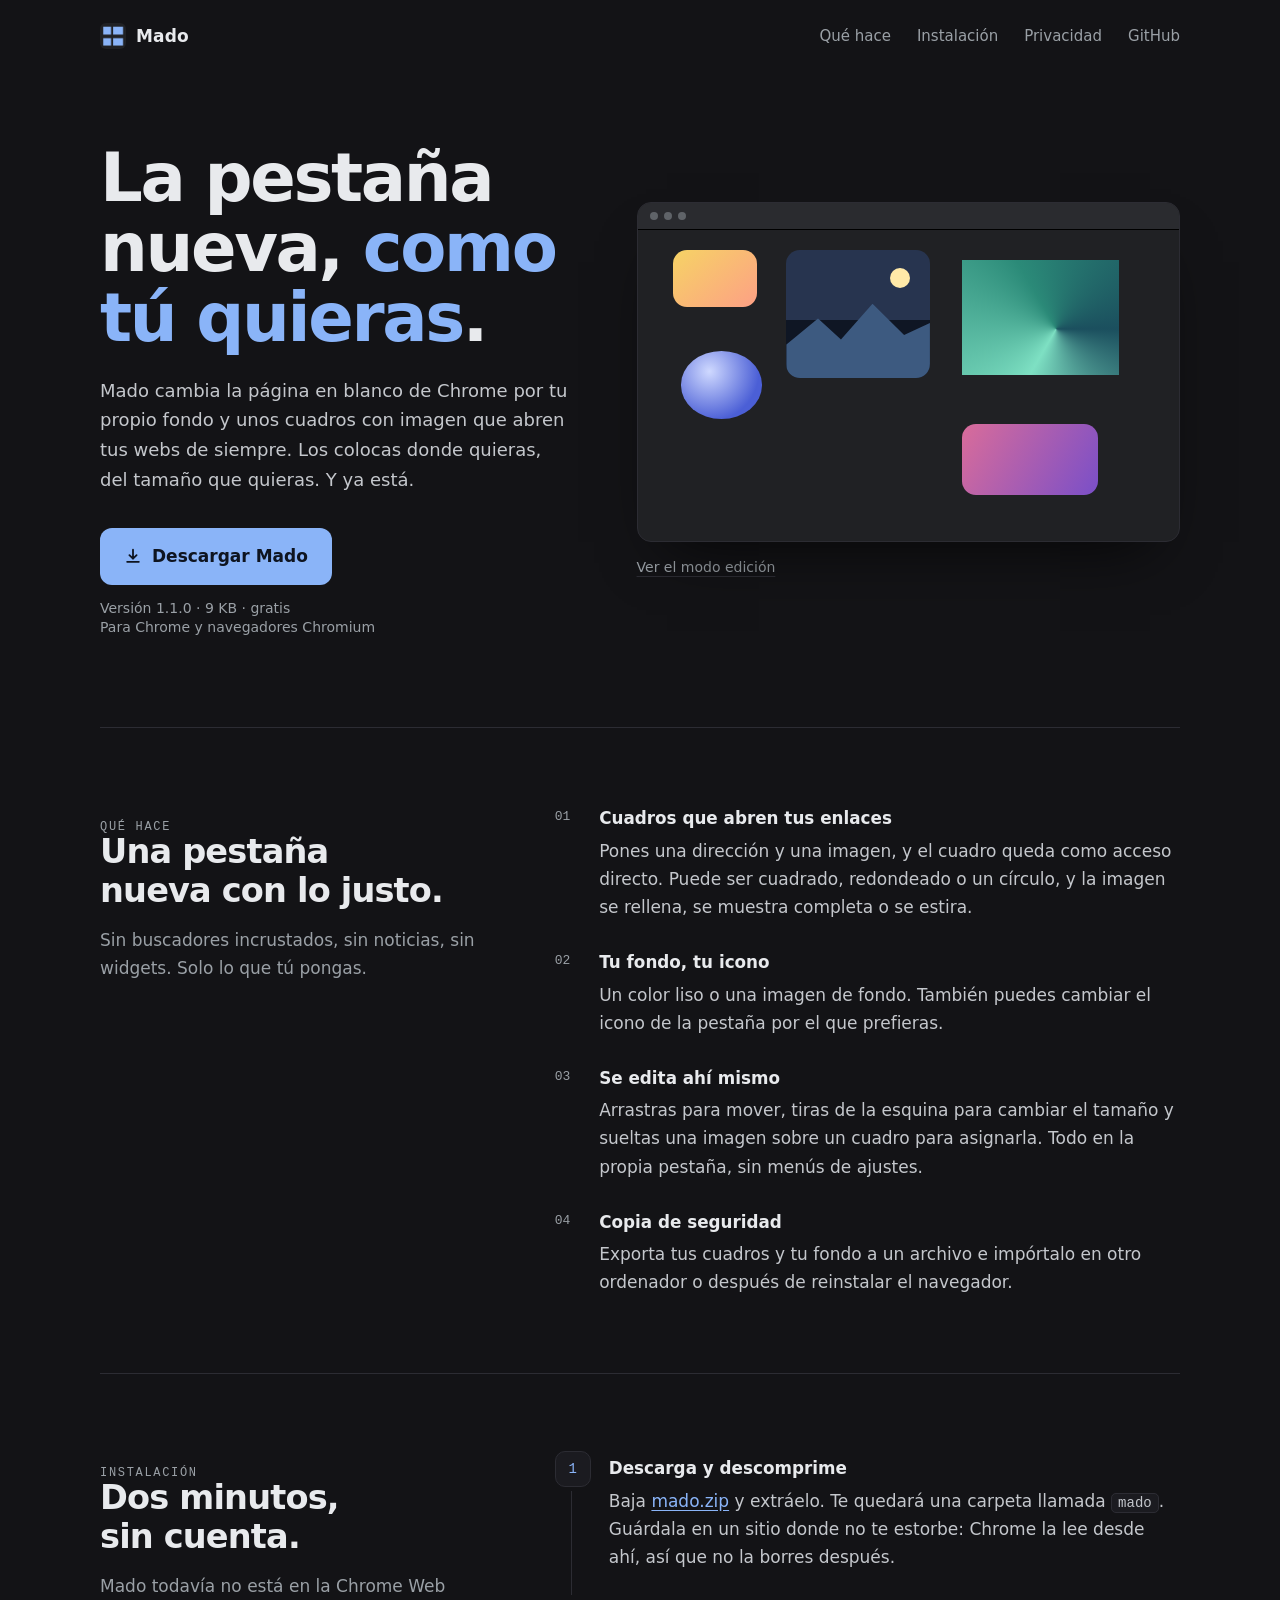
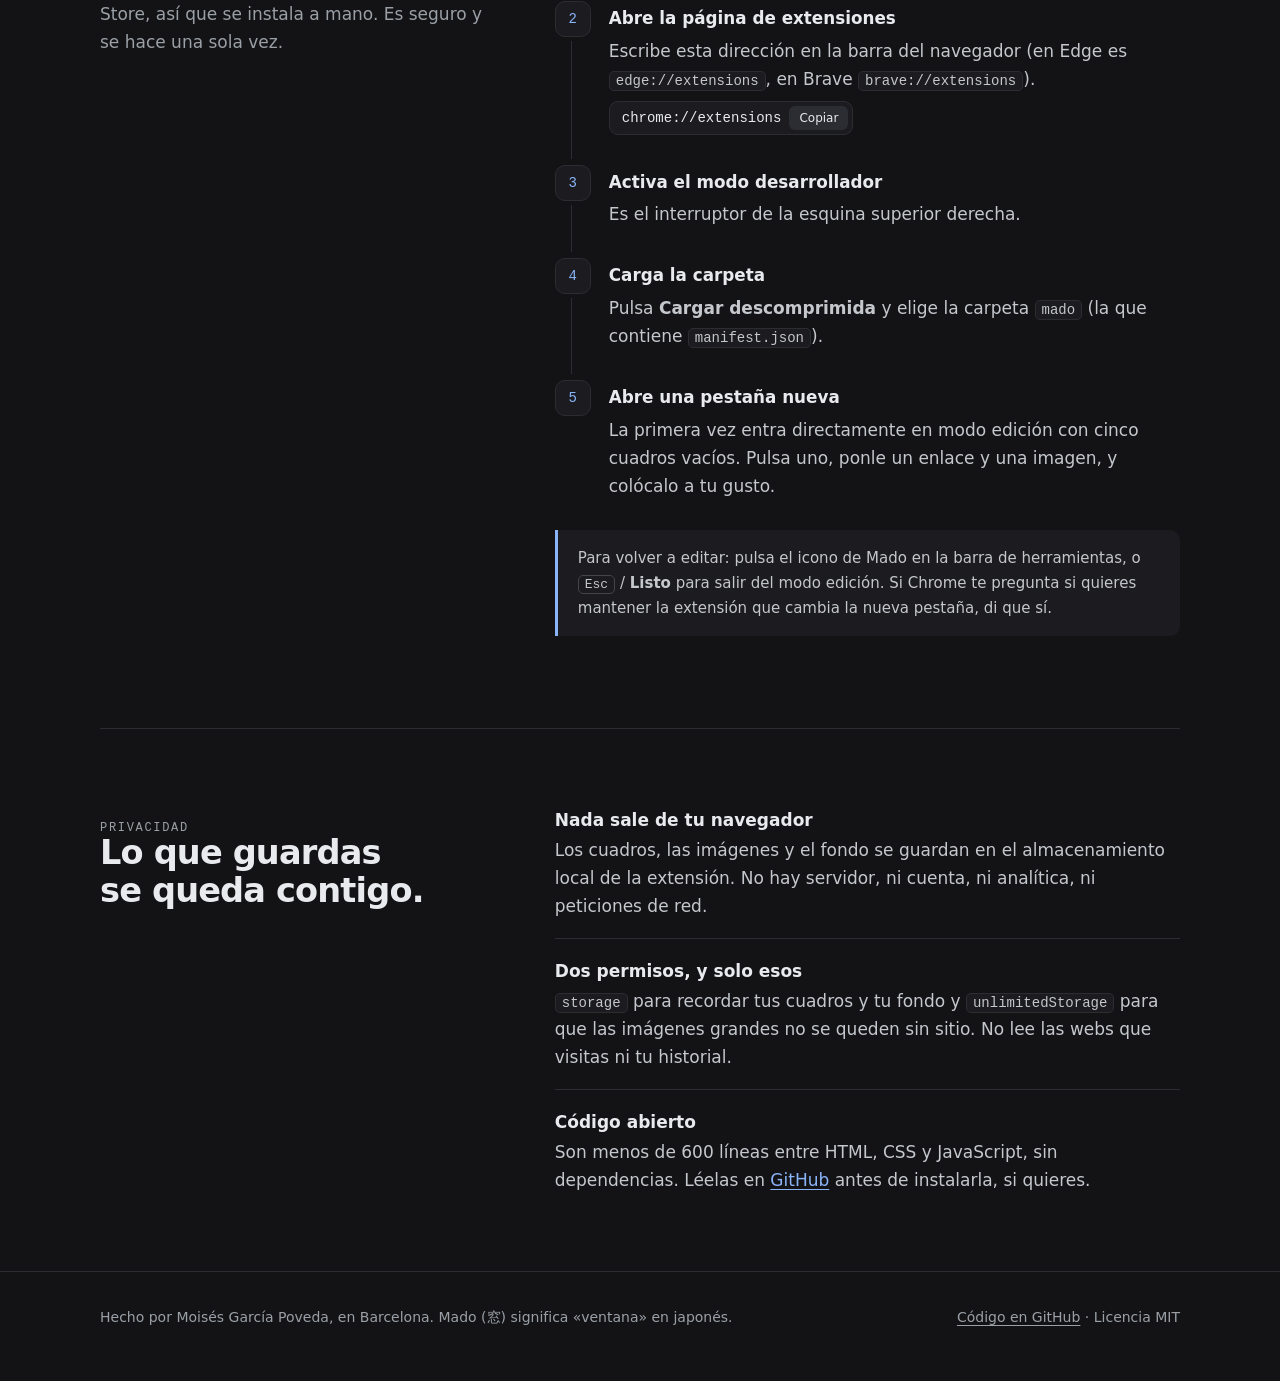
<file: site/index.html>
<!doctype html>
<html lang="es">
<head>
<meta charset="utf-8">
<meta name="viewport" content="width=device-width, initial-scale=1">
<title>Mado — una nueva pestaña a tu manera</title>
<meta name="description" content="Extensión gratuita para Chrome que sustituye la página de nueva pestaña por un fondo a tu gusto y cuadros con imagen que abren tus webs favoritas. Sin cuentas, sin rastreo.">
<meta name="theme-color" content="#131316">
<meta property="og:type" content="website">
<meta property="og:title" content="Mado — una nueva pestaña a tu manera">
<meta property="og:description" content="Fondo propio y cuadros con imagen que abren tus enlaces. Extensión gratuita para Chrome, sin cuentas ni rastreo.">
<meta property="og:image" content="https://mado.mgarciap.workers.dev/og.png">
<meta property="og:locale" content="es_ES">
<meta name="twitter:card" content="summary_large_image">
<link rel="icon" href="favicon.svg" type="image/svg+xml">
<link rel="apple-touch-icon" href="icon.png">
<style>
:root {
  --bg: #131316;
  --raised: #1b1b20;
  --line: #2c2c33;
  --text: #e8eaed;
  --muted: #9aa0a6;
  --accent: #8ab4f8;
  --on-accent: #0e1420;
  --sans: system-ui, -apple-system, "Segoe UI", Roboto, "Helvetica Neue", Arial, sans-serif;
  --mono: ui-monospace, "Cascadia Code", "SF Mono", Menlo, Consolas, monospace;
  color-scheme: dark;
}
* { box-sizing: border-box; }
html { scroll-behavior: smooth; }
body {
  margin: 0;
  background: var(--bg);
  color: var(--text);
  font: 17px/1.65 var(--sans);
  -webkit-font-smoothing: antialiased;
}
a { color: var(--accent); text-underline-offset: 3px; }
a:hover { text-decoration-thickness: 2px; }
:focus-visible { outline: 2px solid var(--accent); outline-offset: 3px; border-radius: 4px; }
.wrap { width: min(1080px, 100% - 48px); margin-inline: auto; }

/* ---------- Cabecera ---------- */
header.top { display: flex; align-items: center; justify-content: space-between; padding: 22px 0; }
.logo { display: flex; align-items: center; gap: 10px; font-weight: 650; letter-spacing: .01em; color: var(--text); text-decoration: none; }
.logo img { width: 26px; height: 26px; border-radius: 6px; }
header.top nav { display: flex; gap: 26px; font-size: 15px; }
header.top nav a { color: var(--muted); text-decoration: none; }
header.top nav a:hover { color: var(--text); }

/* ---------- Portada ---------- */
.hero { display: grid; grid-template-columns: minmax(0, 1fr) minmax(0, 1.15fr); gap: clamp(32px, 5vw, 72px); align-items: center; padding: clamp(28px, 6vw, 72px) 0 clamp(48px, 7vw, 96px); }
.hero h1 { margin: 0 0 22px; font-size: clamp(2.5rem, 5.6vw, 4.2rem); line-height: 1.04; letter-spacing: -.035em; font-weight: 650; text-wrap: balance; }
.hero h1 em { font-style: normal; color: var(--accent); }
.hero p.lead { margin: 0 0 34px; max-width: 30em; color: #c4c7cc; font-size: 1.125rem; }
.cta { display: flex; flex-wrap: wrap; align-items: center; gap: 14px 22px; }
.btn { display: inline-flex; align-items: center; gap: 10px; padding: 14px 24px; border-radius: 12px; background: var(--accent); color: var(--on-accent); font-weight: 650; text-decoration: none; transition: transform .15s, filter .15s; }
.btn:hover { filter: brightness(1.08); transform: translateY(-1px); }
.btn svg { width: 18px; height: 18px; }
.cta small { color: var(--muted); font-size: 14px; line-height: 1.4; }

/* Maqueta de la pestaña: mismas posiciones que la disposición por defecto */
.demo { position: relative; }
.stage { position: relative; aspect-ratio: 16 / 10; border-radius: 14px; background: #202124; border: 1px solid var(--line); box-shadow: 0 30px 60px -30px rgba(0, 0, 0, .8); overflow: hidden; }
.stage::before { content: ""; position: absolute; inset: 0 0 auto 0; height: 26px; background: #2a2b2f; border-bottom: 1px solid #000; }
.stage::after { content: ""; position: absolute; top: 9px; left: 12px; width: 8px; height: 8px; border-radius: 50%; background: #5f6368; box-shadow: 14px 0 #5f6368, 28px 0 #5f6368; }
.t { position: absolute; overflow: hidden; background: #333; transition: transform .25s ease, outline-color .2s; outline: 2px dashed transparent; outline-offset: -2px; }
.t.round { border-radius: 14px; }
.t.circle { border-radius: 50%; }
.stage .t { margin-top: 13px; }
.t:hover { transform: translateY(-3px); }
.t1 { left: 6.5%; top: 10%; width: 15.5%; height: 17%; background: linear-gradient(140deg, #f6d365, #fda085); }
.t2 { left: 8%; top: 40%; width: 15%; height: 20%; background: radial-gradient(circle at 35% 30%, #cfd9ff, #4b5fd6 70%); }
.t3 { left: 27.5%; top: 10%; width: 26.5%; height: 38%; background: linear-gradient(#27344f 0 55%, #0f1624 55%); }
.t3::before { content: ""; position: absolute; inset: auto 0 0 0; height: 58%; background: #3d5a80; clip-path: polygon(0 100%, 0 55%, 22% 20%, 38% 48%, 60% 0, 82% 42%, 100% 26%, 100% 100%); }
.t3::after { content: ""; position: absolute; width: 14%; aspect-ratio: 1; right: 14%; top: 14%; border-radius: 50%; background: #ffe9a8; }
.t4 { left: 60%; top: 13%; width: 29%; height: 34%; background: conic-gradient(from 210deg at 60% 60%, #7ee0c3, #2b8a78, #1b4f5e, #7ee0c3); }
.t5 { left: 60%; top: 61.5%; width: 25%; height: 21%; background: linear-gradient(120deg, #d96c9a, #7a4fc8); }
.t i { display: none; position: absolute; right: 0; bottom: 0; width: 16px; height: 16px; background: linear-gradient(135deg, transparent 50%, var(--accent) 50%); }
.stage.editing .t { outline-color: rgba(138, 180, 248, .9); cursor: move; }
.stage.editing .t i { display: block; }
.stage .hint { position: absolute; left: 50%; bottom: 10px; transform: translateX(-50%); padding: 5px 12px; border-radius: 999px; background: rgba(0, 0, 0, .55); font-size: 12px; color: #c4c7cc; white-space: nowrap; opacity: 0; transition: opacity .2s; pointer-events: none; }
.stage.editing .hint { opacity: 1; }
.toggle { margin-top: 14px; padding: 0; background: none; border: 0; color: var(--muted); font: inherit; font-size: 14px; cursor: pointer; text-decoration: underline; text-underline-offset: 4px; text-decoration-color: var(--line); }
.toggle:hover { color: var(--text); text-decoration-color: var(--accent); }

/* ---------- Secciones ---------- */
section { padding: clamp(44px, 6vw, 84px) 0; border-top: 1px solid var(--line); }
.cols { display: grid; grid-template-columns: minmax(0, 5fr) minmax(0, 8fr); gap: clamp(24px, 5vw, 80px); }
h2 { margin: 0; font-size: clamp(1.6rem, 3vw, 2.1rem); line-height: 1.15; letter-spacing: -.025em; font-weight: 650; text-wrap: balance; }
.kicker { margin: 0 0 14px; font: 500 12px/1 var(--mono); letter-spacing: .14em; text-transform: uppercase; color: var(--accent); }
.side p { color: var(--muted); margin: 16px 0 0; max-width: 26em; }

.feats { margin: 0; padding: 0; list-style: none; display: grid; gap: 28px; }
.feats li { display: grid; grid-template-columns: 2.4rem 1fr; gap: 6px; }
.feats b { font: 500 13px/1.9 var(--mono); color: var(--muted); }
.feats h3 { margin: 0 0 4px; font-size: 1.05rem; font-weight: 650; }
.feats p { margin: 0; color: #c4c7cc; }

ol.steps { margin: 0; padding: 0; list-style: none; counter-reset: s; display: grid; gap: 0; }
ol.steps li { counter-increment: s; position: relative; padding: 0 0 30px 54px; }
ol.steps li::before { content: counter(s); position: absolute; left: 0; top: 0; width: 34px; height: 34px; border-radius: 10px; background: var(--raised); border: 1px solid var(--line); display: grid; place-items: center; font: 500 14px var(--mono); color: var(--accent); }
ol.steps li::after { content: ""; position: absolute; left: 16.5px; top: 40px; bottom: 6px; width: 1px; background: var(--line); }
ol.steps li:last-child { padding-bottom: 0; }
ol.steps li:last-child::after { display: none; }
ol.steps h3 { margin: 4px 0 4px; font-size: 1.05rem; font-weight: 650; }
ol.steps p { margin: 0; color: #c4c7cc; }
.path { display: inline-flex; align-items: center; gap: 8px; margin-top: 8px; padding: 4px 4px 4px 12px; border-radius: 9px; background: var(--raised); border: 1px solid var(--line); font: 14px var(--mono); color: var(--text); }
.path button { padding: 5px 10px; border-radius: 6px; border: 0; background: #2c2c33; color: var(--text); font: 12px var(--sans); cursor: pointer; }
.path button:hover { background: #3a3a43; }
kbd { padding: 1px 6px; border-radius: 5px; border: 1px solid #44444c; background: var(--raised); font: 13px var(--mono); }
.note { margin-top: 30px; padding: 16px 20px; border-left: 3px solid var(--accent); background: var(--raised); border-radius: 0 10px 10px 0; color: #c4c7cc; font-size: 15px; }

.facts { display: grid; gap: 18px; margin: 0; }
.facts div { padding-bottom: 18px; border-bottom: 1px solid var(--line); }
.facts div:last-child { border-bottom: 0; padding-bottom: 0; }
.facts dt { font-weight: 650; margin-bottom: 2px; }
.facts dd { margin: 0; color: #c4c7cc; }
.facts code, .note code, ol.steps code { font: 14px var(--mono); padding: 1px 6px; border-radius: 5px; background: var(--raised); border: 1px solid var(--line); }

footer { border-top: 1px solid var(--line); padding: 34px 0 52px; color: var(--muted); font-size: 14px; }
footer .wrap { display: flex; flex-wrap: wrap; gap: 10px 28px; justify-content: space-between; }
footer a { color: var(--muted); }
footer a:hover { color: var(--text); }

@media (max-width: 860px) {
  .hero, .cols { grid-template-columns: 1fr; }
  header.top nav { gap: 18px; }
  header.top nav a:nth-child(2) { display: none; }
}
@media (prefers-reduced-motion: reduce) {
  html { scroll-behavior: auto; }
  .t, .btn { transition: none; }
}
</style>
</head>
<body>

<div class="wrap">
  <header class="top">
    <a class="logo" href="#"><img src="icon.png" alt="" width="26" height="26">Mado</a>
    <nav aria-label="Principal">
      <a href="#que-hace">Qué hace</a>
      <a href="#instalar">Instalación</a>
      <a href="#privacidad">Privacidad</a>
      <a href="https://github.com/mgarcia333/mado">GitHub</a>
    </nav>
  </header>

  <main>
    <div class="hero">
      <div>
        <h1>La pestaña nueva, <em>como tú quieras</em>.</h1>
        <p class="lead">Mado cambia la página en blanco de Chrome por tu propio fondo y unos cuadros con imagen que abren tus webs de siempre. Los colocas donde quieras, del tamaño que quieras. Y ya está.</p>
        <div class="cta">
          <a class="btn" href="mado.zip" download>
            <svg viewBox="0 0 20 20" fill="none" stroke="currentColor" stroke-width="2" stroke-linecap="round" stroke-linejoin="round" aria-hidden="true"><path d="M10 3v10m0 0-4-4m4 4 4-4M3.5 16.5h13"/></svg>
            Descargar Mado
          </a>
          <small>Versión 1.1.0 · 9&nbsp;KB · gratis<br>Para Chrome y navegadores Chromium</small>
        </div>
      </div>

      <div class="demo">
        <div class="stage" id="stage" role="img" aria-label="Ejemplo de una pestaña nueva con cinco cuadros de colores colocados sobre un fondo oscuro">
          <div class="t t1 round"><i></i></div>
          <div class="t t2 circle"><i></i></div>
          <div class="t t3 round"><i></i></div>
          <div class="t t4"><i></i></div>
          <div class="t t5 round"><i></i></div>
          <span class="hint">Se arrastran y cambian de tamaño desde la esquina</span>
        </div>
        <button class="toggle" id="toggle" type="button" aria-pressed="false">Ver el modo edición</button>
      </div>
    </div>

    <section id="que-hace">
      <div class="cols">
        <div class="side">
          <p class="kicker">Qué hace</p>
          <h2>Una pestaña nueva con lo justo.</h2>
          <p>Sin buscadores incrustados, sin noticias, sin widgets. Solo lo que tú pongas.</p>
        </div>
        <ul class="feats">
          <li><b>01</b><div><h3>Cuadros que abren tus enlaces</h3><p>Pones una dirección y una imagen, y el cuadro queda como acceso directo. Puede ser cuadrado, redondeado o un círculo, y la imagen se rellena, se muestra completa o se estira.</p></div></li>
          <li><b>02</b><div><h3>Tu fondo, tu icono</h3><p>Un color liso o una imagen de fondo. También puedes cambiar el icono de la pestaña por el que prefieras.</p></div></li>
          <li><b>03</b><div><h3>Se edita ahí mismo</h3><p>Arrastras para mover, tiras de la esquina para cambiar el tamaño y sueltas una imagen sobre un cuadro para asignarla. Todo en la propia pestaña, sin menús de ajustes.</p></div></li>
          <li><b>04</b><div><h3>Copia de seguridad</h3><p>Exporta tus cuadros y tu fondo a un archivo e impórtalo en otro ordenador o después de reinstalar el navegador.</p></div></li>
        </ul>
      </div>
    </section>

    <section id="instalar">
      <div class="cols">
        <div class="side">
          <p class="kicker">Instalación</p>
          <h2>Dos minutos, sin cuenta.</h2>
          <p>Mado todavía no está en la Chrome Web Store, así que se instala a mano. Es seguro y se hace una sola vez.</p>
        </div>
        <div>
          <ol class="steps">
            <li>
              <h3>Descarga y descomprime</h3>
              <p>Baja <a href="mado.zip" download>mado.zip</a> y extráelo. Te quedará una carpeta llamada <code>mado</code>. Guárdala en un sitio donde no te estorbe: Chrome la lee desde ahí, así que no la borres después.</p>
            </li>
            <li>
              <h3>Abre la página de extensiones</h3>
              <p>Escribe esta dirección en la barra del navegador (en Edge es <code>edge://extensions</code>, en Brave <code>brave://extensions</code>).</p>
              <span class="path"><span>chrome://extensions</span><button type="button" id="copy">Copiar</button></span>
            </li>
            <li>
              <h3>Activa el modo desarrollador</h3>
              <p>Es el interruptor de la esquina superior derecha.</p>
            </li>
            <li>
              <h3>Carga la carpeta</h3>
              <p>Pulsa <b>Cargar descomprimida</b> y elige la carpeta <code>mado</code> (la que contiene <code>manifest.json</code>).</p>
            </li>
            <li>
              <h3>Abre una pestaña nueva</h3>
              <p>La primera vez entra directamente en modo edición con cinco cuadros vacíos. Pulsa uno, ponle un enlace y una imagen, y colócalo a tu gusto.</p>
            </li>
          </ol>
          <p class="note">Para volver a editar: pulsa el icono de Mado en la barra de herramientas, o <kbd>Esc</kbd> / <b>Listo</b> para salir del modo edición. Si Chrome te pregunta si quieres mantener la extensión que cambia la nueva pestaña, di que sí.</p>
        </div>
      </div>
    </section>

    <section id="privacidad">
      <div class="cols">
        <div class="side">
          <p class="kicker">Privacidad</p>
          <h2>Lo que guardas se queda contigo.</h2>
        </div>
        <dl class="facts">
          <div><dt>Nada sale de tu navegador</dt><dd>Los cuadros, las imágenes y el fondo se guardan en el almacenamiento local de la extensión. No hay servidor, ni cuenta, ni analítica, ni peticiones de red.</dd></div>
          <div><dt>Dos permisos, y solo esos</dt><dd><code>storage</code> para recordar tus cuadros y tu fondo y <code>unlimitedStorage</code> para que las imágenes grandes no se queden sin sitio. No lee las webs que visitas ni tu historial.</dd></div>
          <div><dt>Código abierto</dt><dd>Son menos de 600 líneas entre HTML, CSS y JavaScript, sin dependencias. Léelas en <a href="https://github.com/mgarcia333/mado">GitHub</a> antes de instalarla, si quieres.</dd></div>
        </dl>
      </div>
    </section>
  </main>
</div>

<footer>
  <div class="wrap">
    <span>Hecho por Moisés García Poveda, en Barcelona. <i style="font-style:normal">Mado</i> (窓) significa «ventana» en japonés.</span>
    <span><a href="https://github.com/mgarcia333/mado">Código en GitHub</a> · Licencia MIT</span>
  </div>
</footer>

<script>
(function () {
  var stage = document.getElementById('stage');
  var toggle = document.getElementById('toggle');
  toggle.addEventListener('click', function () {
    var on = stage.classList.toggle('editing');
    toggle.setAttribute('aria-pressed', on);
    toggle.textContent = on ? 'Salir del modo edición' : 'Ver el modo edición';
  });

  var copy = document.getElementById('copy');
  copy.addEventListener('click', function () {
    var done = function () { copy.textContent = 'Copiado'; setTimeout(function () { copy.textContent = 'Copiar'; }, 1600); };
    if (navigator.clipboard) navigator.clipboard.writeText('chrome://extensions').then(done, function () {});
  });
})();
</script>
</body>
</html>
</file>
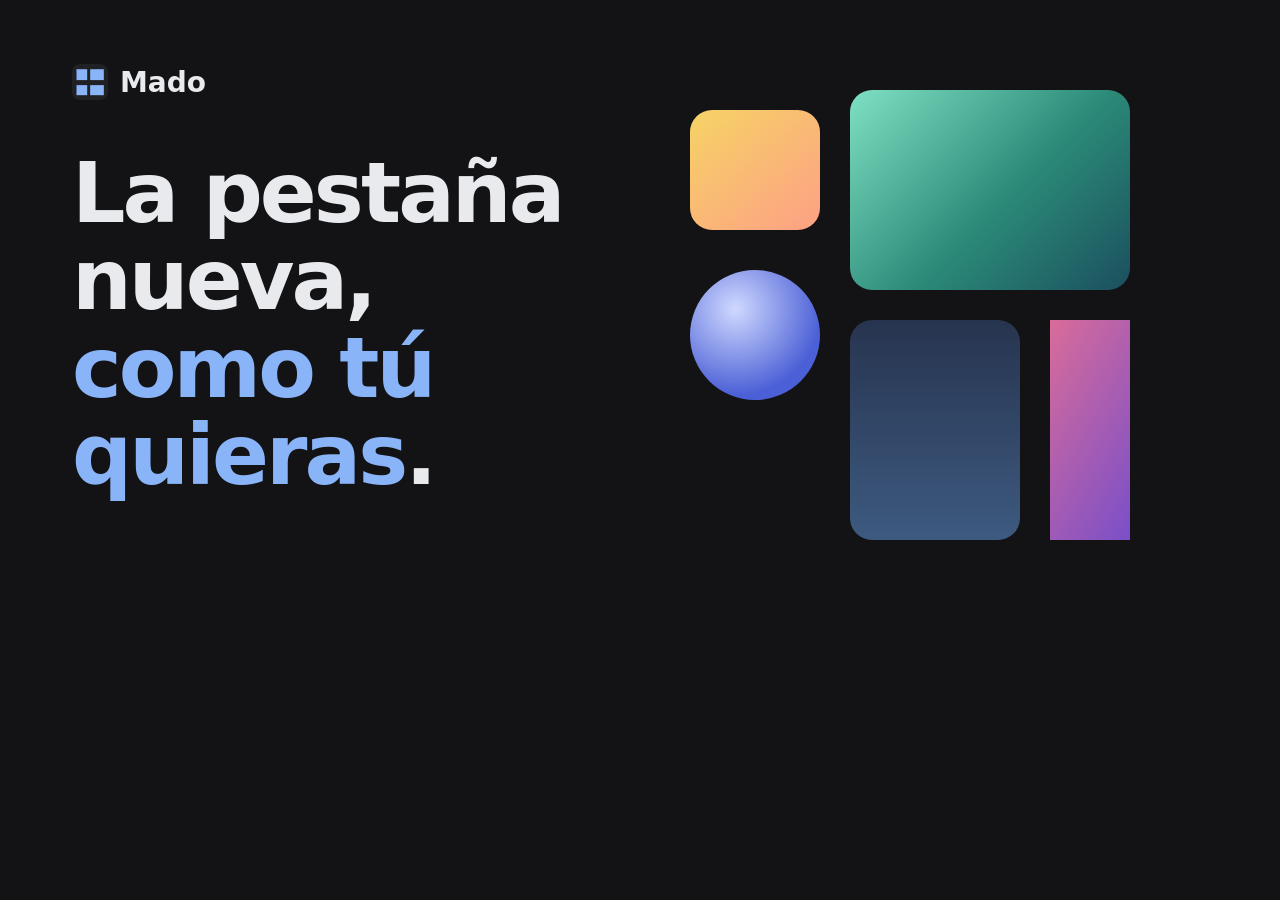
<file: docs/og.html>
<!doctype html><meta charset="utf-8"><style>
*{box-sizing:border-box;margin:0}body{width:1200px;height:630px;background:#131316;color:#e8eaed;font-family:system-ui,"Segoe UI",sans-serif;position:relative;overflow:hidden}
h1{position:absolute;left:72px;top:150px;font-size:84px;line-height:1.04;letter-spacing:-.035em;font-weight:650;width:560px}h1 em{font-style:normal;color:#8ab4f8}
p{position:absolute;left:76px;bottom:70px;font-size:26px;color:#9aa0a6}
.n{position:absolute;left:72px;top:64px;font-weight:650;font-size:28px;display:flex;gap:12px;align-items:center}.n img{width:36px;border-radius:8px}
.s{position:absolute;left:690px;top:90px;width:440px;height:450px}.t{position:absolute}
</style><div class="n"><img src="../site/icon.png">Mado</div>
<h1>La pestaña nueva, <em>como tú quieras</em>.</h1>
<div class="s">
<div class="t" style="left:0;top:20px;width:130px;height:120px;border-radius:22px;background:linear-gradient(140deg,#f6d365,#fda085)"></div>
<div class="t" style="left:0;top:180px;width:130px;height:130px;border-radius:50%;background:radial-gradient(circle at 35% 30%,#cfd9ff,#4b5fd6 70%)"></div>
<div class="t" style="left:160px;top:0;width:280px;height:200px;border-radius:22px;background:linear-gradient(135deg,#7ee0c3,#2b8a78 55%,#1b4f5e)"></div>
<div class="t" style="left:160px;top:230px;width:170px;height:220px;border-radius:22px;background:linear-gradient(#27344f,#3d5a80)"></div>
<div class="t" style="left:360px;top:230px;width:80px;height:220px;background:linear-gradient(120deg,#d96c9a,#7a4fc8)"></div>
</div>
</file>
